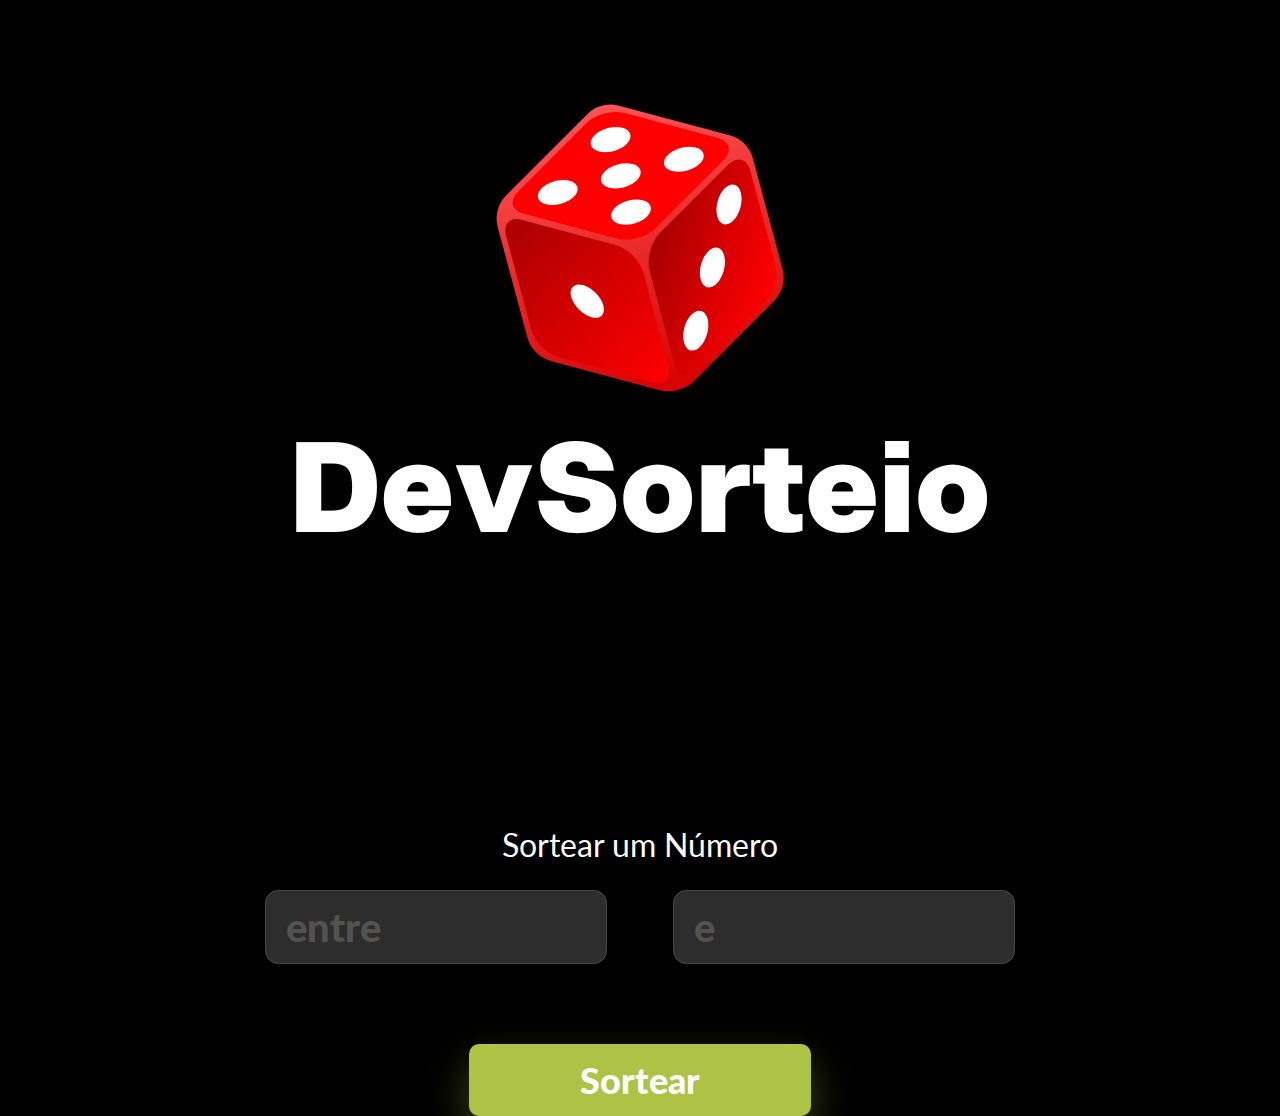
<file: Random/index.html>
<!DOCTYPE html>
<html lang="pt-br">

<head>
    <meta charset="UTF-8">
    <meta name="viewport" content="width=device-width, initial-scale=1.0">
    <link rel="preconnect" href="https://fonts.googleapis.com">
    <link rel="preconnect" href="https://fonts.gstatic.com" crossorigin>
    <link href="https://fonts.googleapis.com/css2?family=Lato:ital,wght@0,100;0,300;0,400;1,900&display=swap"
        rel="stylesheet">
    <link rel="stylesheet" type="text/css" href="style.css">
    <title>Dev Sorteio</title>
</head>

<body>
    <img src="./devsorteio.png">

    <h2>Sortear um Número</h2>

    <div>
        <input placeholder="entre" class="input-min" type="number">
        <input placeholder="e" class="input-max" type="number">
    </div>

    <button onclick="generateNumber()">Sortear</button>
    
</body>
<script src="./script.js"></script>

</html>
</file>
<file: Random/style.css>
@import url('https://fonts.googleapis.com/css2?family=Lato:ital,wght@0,100;0,300;0,400;1,900&display=swap');

* {
    margin: 0;
    padding: 0;
    outline: none;
    box-sizing: border-box;
    font-family: "Lato", sans-serif;
}

body {
    background-color: #000000;
    display: flex;
    justify-content: center;
    align-items: center;
    flex-direction: column;
    min-height: 100vh;
}

img {
    max-width: 100vw;
}

h2 {
    font-style: normal;
    font-weight: 400;
    font-size: 32px;
    line-height: 38px;
    color: #ffffff;
    text-align: center;
    margin-top: 126px;
    margin-bottom: 26px;
}

input {
    background: rgba(255, 255, 255, 0.25);
    border: 1px solid rgba(255, 255, 255, 0.2);
    border-radius: 14px;
    height: 74px;
    width: 342px;
    padding-left: 20px;
    font-weight: 900;
    font-size: 40px;
    line-height: 47px;
    color: #ffffff;
    opacity: 0.7;
}

.input-min {
    margin-right: 62px;
}

button {
    background: #aec346;
    box-shadow: 0px 18px 40px rgba(174, 195, 70, 0.35);
    border-radius: 10px;
    width: 342px;
    height: 72px;
    color: #ffffff;
    font-weight: 900;
    font-size: 36px;
    margin-top: 80px;
    border: none;
    cursor: pointer;
}

button:hover {
    opacity: 0.9;
}

button:active {
    opacity: 0.8;
}

@media screen and (max-width: 550px) {
    input {
        display: flex;
        align-items: center;
        margin-left: 75px;
    }

    .input-min {
        margin-bottom: 20px;
    }

    button {
        margin-left: 20px;
    }
}
</file>
